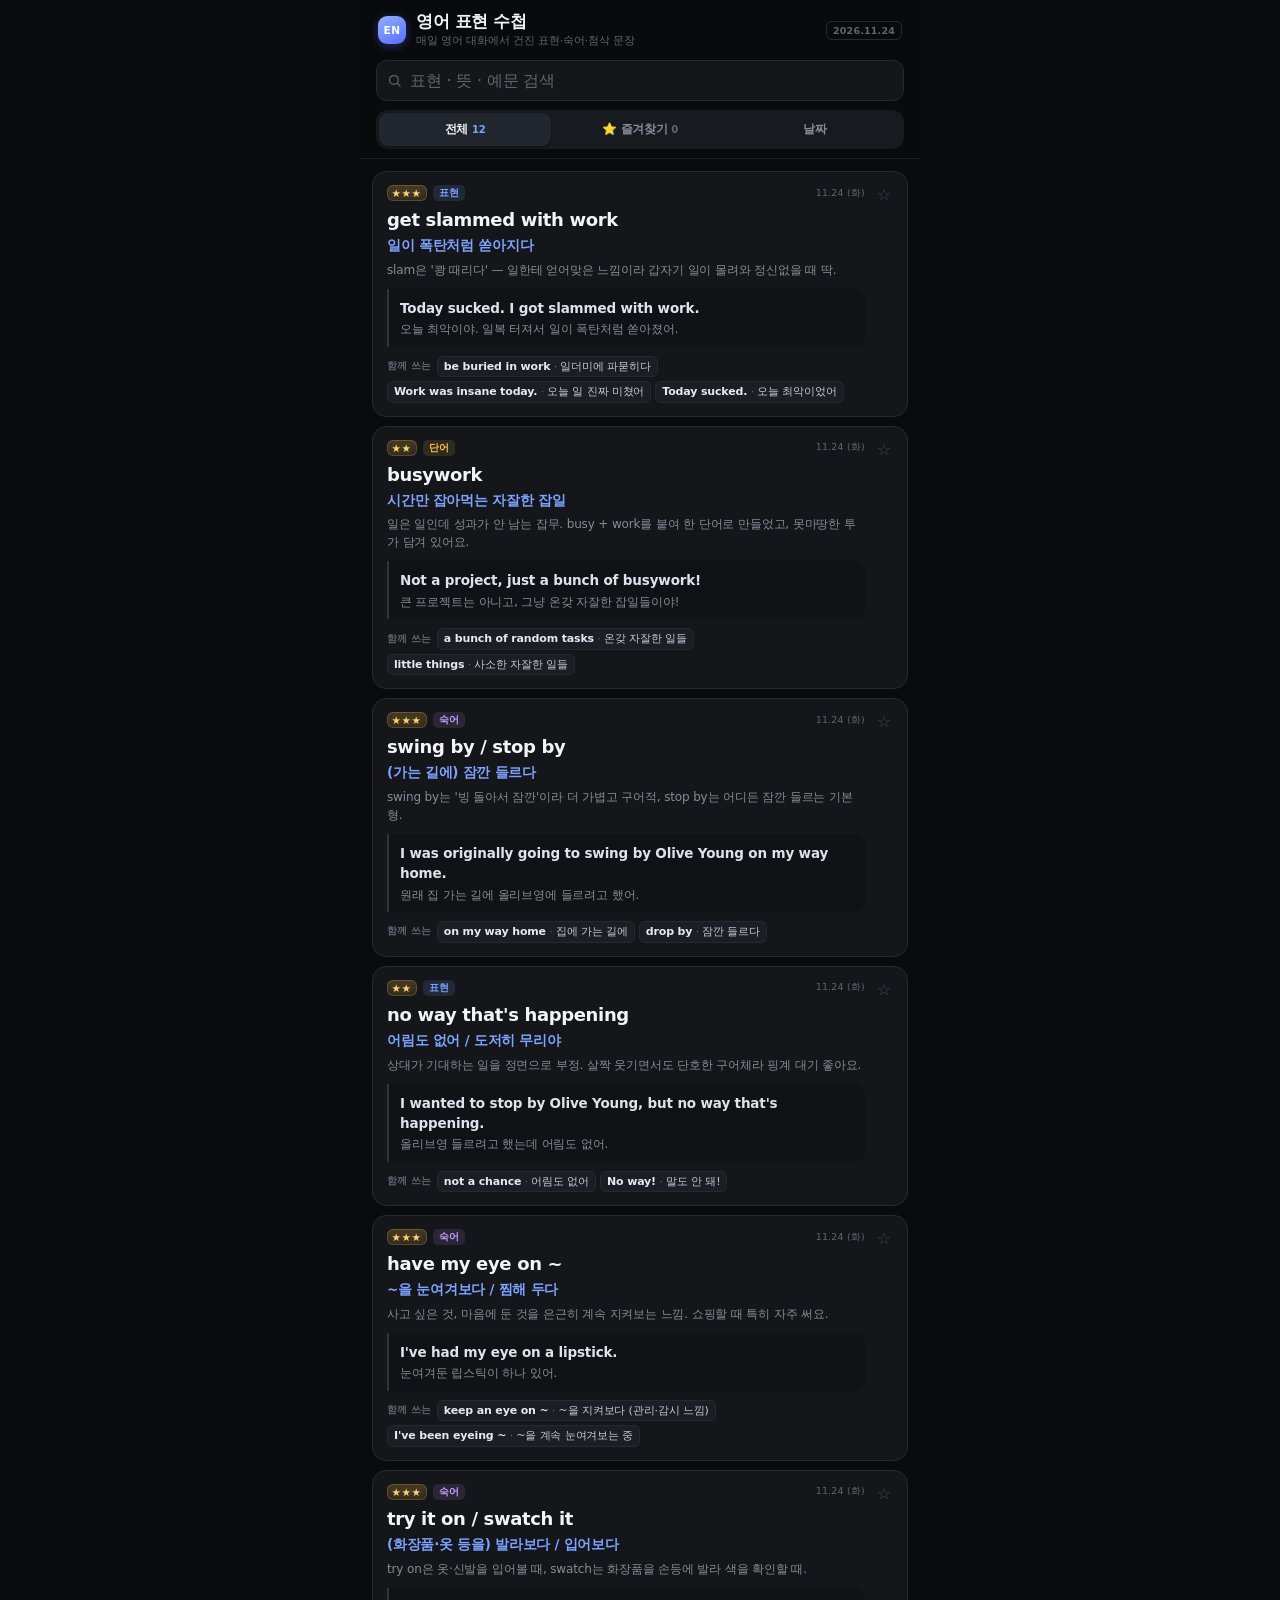
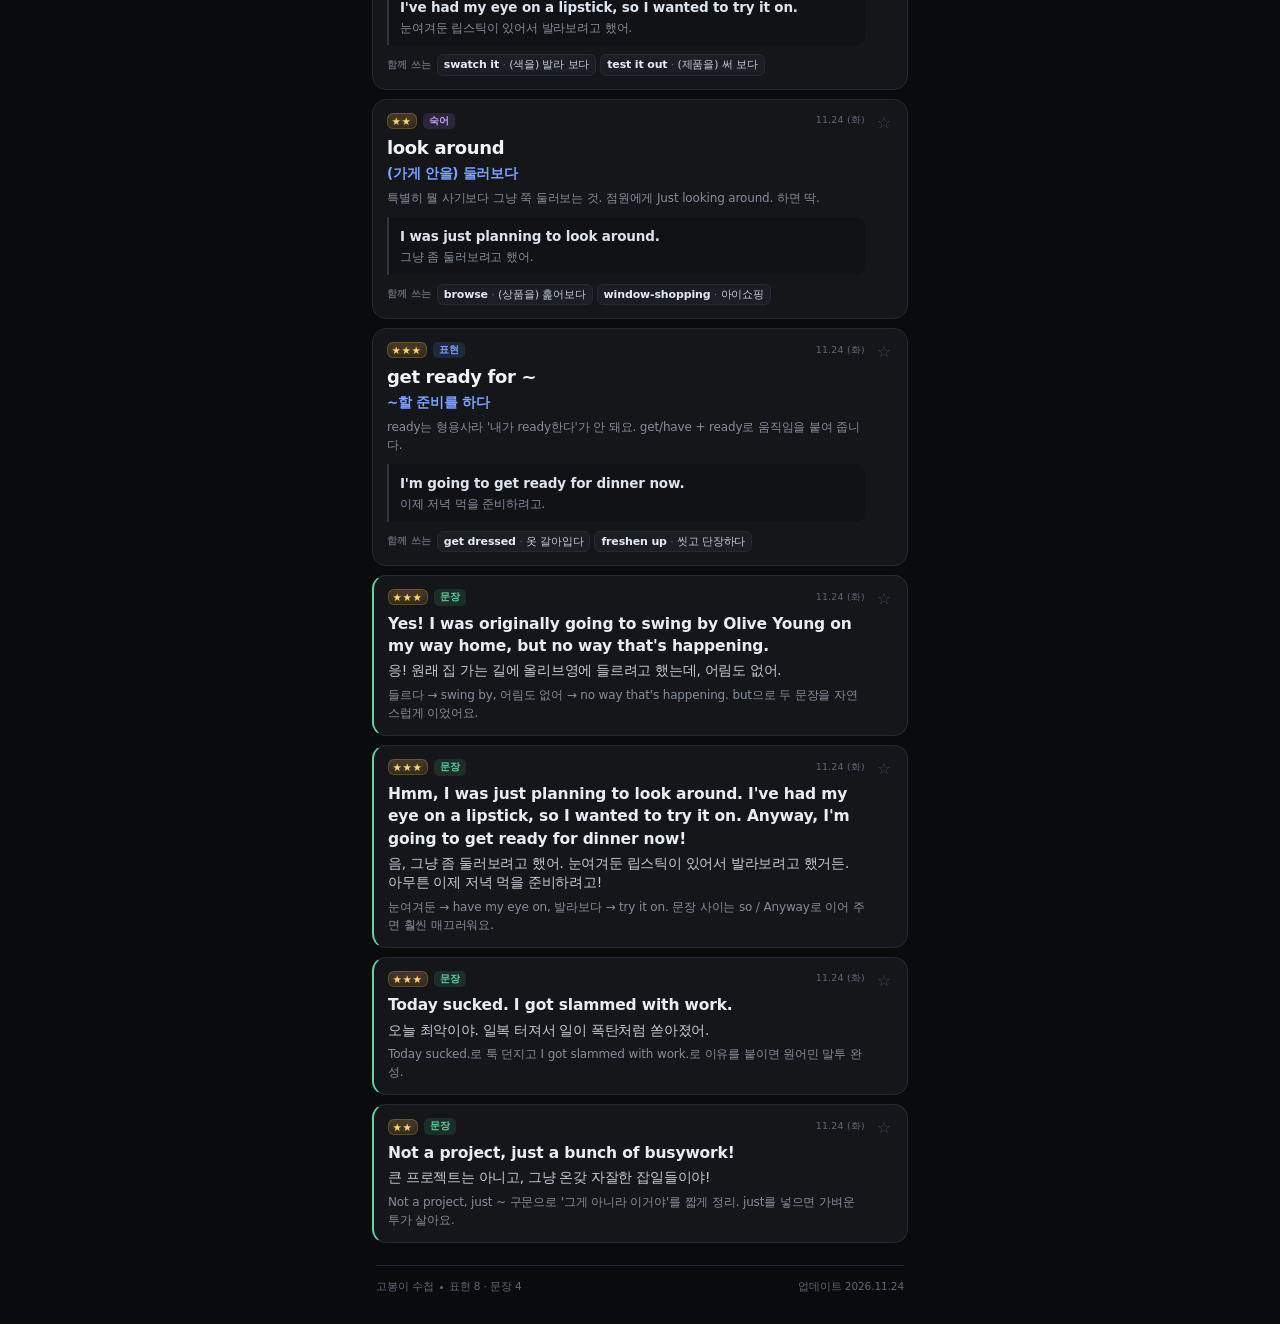
<file: index.html>
<!DOCTYPE html>
<html lang="ko">
<head>
<meta charset="utf-8">
<meta name="viewport" content="width=device-width, initial-scale=1, viewport-fit=cover">
<title>영어 표현 수첩</title>
<meta name="description" content="매일 영어 대화에서 건진 표현·숙어·첨삭 문장">
<meta name="theme-color" content="#0A0B0D">
<meta name="color-scheme" content="dark">
<!-- 단일 파일이라도 항상 최신으로 뜨도록 재검증 -->
<meta http-equiv="Cache-Control" content="no-cache, must-revalidate">
<meta http-equiv="Pragma" content="no-cache">
<meta http-equiv="Expires" content="0">
<meta name="format-detection" content="telephone=no">
<meta name="apple-mobile-web-app-capable" content="yes">
<meta name="mobile-web-app-capable" content="yes">
<meta name="apple-mobile-web-app-title" content="영어 표현 수첩">
<meta name="apple-mobile-web-app-status-bar-style" content="black-translucent">
<link rel="apple-touch-icon" href="icon-180.png">
<link rel="icon" type="image/png" href="icon-192.png">
<link rel="manifest" href="manifest.webmanifest">
<style>
*,*::before,*::after{box-sizing:border-box}
:root{
  --bg:#0A0B0D; --surface:#14161A; --surface2:#1B1E24; --surface3:#22262E;
  --line:#252932; --line2:#2F343E;
  --ink:#F2F4F8; --ink2:#C5CAD4; --muted:#858C99; --faint:#5F6672;
  --accent:#7DA2FF; --accent-soft:rgba(125,162,255,.13); --accent-line:rgba(125,162,255,.45);
  --gold:#FFC24B; --green:#5BD6A2; --green-soft:rgba(91,214,162,.12);
  --seg:#171A1F;
}
html{-webkit-text-size-adjust:100%}
html,body{margin:0;padding:0}
body{
  background:var(--bg); color:var(--ink);
  font-family:-apple-system,BlinkMacSystemFont,"Apple SD Gothic Neo","Pretendard","Noto Sans KR","Malgun Gothic",system-ui,sans-serif;
  -webkit-font-smoothing:antialiased;
  min-height:100vh; min-height:100dvh;
  overscroll-behavior-y:none;
}
button{font:inherit;color:inherit;background:none;border:0}
a{color:var(--accent)}

.app{max-width:560px;margin:0 auto;padding-bottom:calc(30px + env(safe-area-inset-bottom))}

/* ── 헤더 ─────────────────────────────── */
.top{
  position:sticky;top:0;z-index:20;
  padding:calc(13px + env(safe-area-inset-top)) 16px 9px;
  background:rgba(10,11,13,.94);
  -webkit-backdrop-filter:saturate(180%) blur(18px);
  backdrop-filter:saturate(180%) blur(18px);
  border-bottom:1px solid rgba(37,41,50,.7);
}
.brand{display:flex;align-items:center;gap:10px;margin:0 2px 12px}
.logo{
  flex:none;width:28px;height:28px;border-radius:9px;
  background:linear-gradient(150deg,#8FB0FF,#5A6DFF);
  color:#fff;font-size:10.5px;font-weight:800;letter-spacing:.04em;
  display:grid;place-items:center;
  box-shadow:0 2px 10px rgba(90,109,255,.35);
}
.brand h1{font-size:16.5px;font-weight:800;letter-spacing:-.4px;margin:0;line-height:1.15}
.brand .sub{font-size:10.5px;color:var(--faint);margin:2px 0 0;letter-spacing:-.1px}
.brand .built{margin-left:auto;font-size:9.5px;font-weight:700;color:var(--faint);
  letter-spacing:.02em;white-space:nowrap;font-variant-numeric:tabular-nums;
  border:1px solid var(--line);border-radius:6px;padding:3px 6px}

/* ── 검색 ─────────────────────────────── */
.search{position:relative;display:flex;align-items:center;margin:0 0 9px}
.search svg{position:absolute;left:11px;width:15px;height:15px;stroke:var(--faint);fill:none;
  stroke-width:2;stroke-linecap:round;pointer-events:none}
.search input{
  width:100%;appearance:none;border:1px solid var(--line);background:var(--surface);
  color:var(--ink);border-radius:11px;
  padding:10px 34px 10px 33px;font-size:16px;letter-spacing:-.2px;
  font-family:inherit;
}
.search input::placeholder{color:var(--faint)}
.search input:focus{outline:none;border-color:var(--line2);background:var(--surface2)}
.search input::-webkit-search-cancel-button{display:none}
.search .clear{
  position:absolute;right:6px;width:26px;height:26px;border-radius:50%;
  display:none;place-items:center;color:var(--muted);font-size:15px;line-height:1;cursor:pointer;
  -webkit-tap-highlight-color:transparent;
}
.search.has .clear{display:grid}
.search .clear:active{background:var(--surface3)}

/* ── 탭 ───────────────────────────────── */
.tabs{display:flex;gap:3px;background:var(--seg);border-radius:12px;padding:3px}
.tabs button{
  flex:1 1 0;min-width:0;font-size:12px;font-weight:700;color:var(--muted);
  letter-spacing:-.3px;padding:8px 2px;border-radius:9px;cursor:pointer;
  display:flex;align-items:center;justify-content:center;gap:4px;white-space:nowrap;
  transition:background .16s ease,color .16s ease;
  -webkit-tap-highlight-color:transparent;
}
.tabs button .cnt{font-size:10px;font-weight:800;color:var(--faint);font-variant-numeric:tabular-nums}
.tabs button[aria-selected="true"]{background:var(--surface3);color:var(--ink);box-shadow:0 1px 2px rgba(0,0,0,.4)}
.tabs button[aria-selected="true"] .cnt{color:var(--accent)}

/* ── 요약 / 날짜 스트립 ──────────────── */
.dates{
  display:none;gap:6px;overflow-x:auto;padding:9px 1px 1px;
  -webkit-overflow-scrolling:touch;scrollbar-width:none;
}
.dates::-webkit-scrollbar{display:none}
.dates.on{display:flex}
.dates button{
  flex:none;font-size:11.5px;font-weight:700;color:var(--ink2);
  border:1px solid var(--line);background:var(--surface);border-radius:8px;
  padding:5px 9px;cursor:pointer;-webkit-tap-highlight-color:transparent;
  font-variant-numeric:tabular-nums;letter-spacing:-.1px;
}
.dates button[aria-pressed="true"]{background:var(--accent-soft);border-color:var(--accent-line);color:var(--accent)}

/* ── 목록 ─────────────────────────────── */
.list{padding:12px 12px 0}
.dayhead{
  display:flex;align-items:baseline;gap:7px;
  padding:14px 4px 8px;
}
.dayhead:first-child{padding-top:4px}
.dayhead .d{font-size:12.5px;font-weight:800;letter-spacing:-.2px;color:var(--ink2);
  font-variant-numeric:tabular-nums}
.dayhead .l{font-size:11px;color:var(--faint);letter-spacing:-.15px;overflow:hidden;
  text-overflow:ellipsis;white-space:nowrap}
.dayhead .n{margin-left:auto;font-size:10.5px;font-weight:700;color:var(--faint);
  font-variant-numeric:tabular-nums;flex:none}

.card{
  position:relative;background:var(--surface);
  border:1px solid var(--line);border-radius:14px;
  padding:13px 42px 13px 14px;margin-bottom:9px;
  cursor:pointer;-webkit-tap-highlight-color:transparent;
  transition:border-color .16s ease,background .16s ease;
}
.card + .card{margin-top:0}
.card:active{background:var(--surface2)}
.card.open{border-color:var(--line2);background:var(--surface2)}
.card.sent{border-left:2px solid var(--green);border-radius:14px}
@media (hover:hover){.card:hover{border-color:var(--line2)}}

.card .row1{display:flex;align-items:center;gap:6px;margin-bottom:7px}
/* 중요도 별 (데이터 고정값) — 카드 왼쪽, 금색 알갱이. 오른쪽 ☆ 즐겨찾기 토글과 구분 */
.card .imp{
  flex:none;display:inline-flex;align-items:center;
  font-size:10.5px;line-height:1;font-weight:700;
  letter-spacing:.06em;
  color:#FFD470;
  padding:3px 5px 2.5px 4.5px;border-radius:6px;
  background:linear-gradient(180deg,rgba(255,194,75,.20),rgba(255,194,75,.10));
  box-shadow:inset 0 0 0 1px rgba(255,194,75,.22);
  text-shadow:0 0 7px rgba(255,194,75,.30);
  font-variant-numeric:tabular-nums;
}
.card .imp.i1{color:#E2CE9C;background:rgba(255,194,75,.09);box-shadow:inset 0 0 0 1px rgba(255,194,75,.14)}
.badge{
  font-size:9.5px;font-weight:800;letter-spacing:.01em;line-height:1.5;
  padding:1px 6px;border-radius:5px;
  background:var(--accent-soft);color:var(--accent);
}
.badge.voca{background:rgba(255,194,75,.12);color:var(--gold)}
.badge.idiom{background:rgba(190,148,255,.13);color:#C6A2FF}
.badge.sent{background:var(--green-soft);color:var(--green)}
.card .meta{margin-left:auto;font-size:9.5px;color:var(--faint);font-variant-numeric:tabular-nums;
  letter-spacing:.02em}
.card .chev{display:none}

.card h2{
  margin:0;font-size:18px;line-height:1.32;font-weight:750;letter-spacing:-.35px;
  color:var(--ink);word-break:break-word;
}
.card.sent h2{font-size:15.5px;line-height:1.45;font-weight:650;letter-spacing:-.15px;color:#E8ECF3}
.card .ko{margin:4px 0 0;font-size:13.5px;line-height:1.4;font-weight:600;color:var(--accent);letter-spacing:-.25px}
.card.sent .ko{color:var(--ink2);font-weight:500}
.card .nuance{margin:6px 0 0;font-size:12px;line-height:1.5;color:var(--muted);letter-spacing:-.15px}

.ex{
  margin:10px 0 0;padding:9px 10px 9px 11px;
  background:#101216;border-left:2px solid var(--line2);border-radius:0 9px 9px 0;
}
.card.open .ex{border-left-color:var(--accent-line);background:#11141A}
.ex p{margin:0}
.ex .en{font-size:13.5px;line-height:1.5;font-weight:600;color:#DDE3ED;letter-spacing:-.15px}
.ex .tr{font-size:11.5px;line-height:1.45;color:var(--muted);margin-top:3px;letter-spacing:-.1px}
.card.sent .ex{background:transparent;border-left:0;padding:0;margin-top:9px}
.card.sent .ex .en{display:none}

.also{margin:9px 0 0;display:flex;flex-wrap:wrap;gap:4px;align-items:center}
.also .lb{font-size:9.5px;font-weight:700;color:var(--faint);letter-spacing:.01em;margin-right:2px}
.chip{
  font-size:11px;line-height:1.4;color:var(--ink2);
  background:var(--surface2);border:1px solid var(--line);border-radius:6px;
  padding:2px 6px;letter-spacing:-.15px;
}
.card.open .chip{background:var(--surface3)}
.chip b{font-weight:700;color:#E4E9F2}
.chip span{color:var(--faint)}

.more{display:none;margin-top:10px;padding-top:10px;border-top:1px dashed var(--line2)}
.card.open .more{display:block}
.more p{margin:0;font-size:11.5px;line-height:1.55;color:var(--ink2);letter-spacing:-.12px}
.more p + p{margin-top:7px}
.more .k{display:block;font-size:9.5px;font-weight:800;letter-spacing:.02em;color:var(--faint);margin-bottom:2px}
.more .mine{color:var(--muted);font-style:italic}
.more .mine b{font-style:normal;color:var(--ink2);font-weight:600}

.star{
  position:absolute;top:5px;right:5px;width:36px;height:36px;padding:0;
  display:grid;place-items:center;border-radius:10px;cursor:pointer;
  font-size:16px;line-height:1;color:#3E4450;
  transition:color .15s ease,transform .12s ease;
  -webkit-tap-highlight-color:transparent;
}
.star:active{transform:scale(.85)}
.star.on{color:var(--gold)}
@media (hover:hover){.star:hover{color:#8C7A4A}.star.on:hover{color:var(--gold)}}

/* 검색어 하이라이트 */
mark{background:rgba(255,194,75,.22);color:#FFE0A3;border-radius:3px;padding:0 1px}

/* ── 빈 상태 / 푸터 ───────────────────── */
.empty{display:none;padding:52px 26px;text-align:center;color:var(--muted)}
.empty.on{display:block}
.empty .em{font-size:26px;line-height:1;margin-bottom:10px}
.empty p{margin:0;font-size:12.5px;line-height:1.6;letter-spacing:-.2px}
.empty b{color:var(--ink2)}

.foot{
  margin:22px 16px 0;padding-top:14px;border-top:1px solid var(--line);
  display:flex;align-items:center;gap:6px;
  font-size:10.5px;color:var(--faint);letter-spacing:-.1px;
}
.foot .dot{width:3px;height:3px;border-radius:2px;background:var(--faint)}
.foot .r{margin-left:auto;font-variant-numeric:tabular-nums}

@media (max-width:360px){
  .card h2{font-size:17px}
  .card.sent h2{font-size:14.5px}
  .tabs button{font-size:11px;gap:2px}
}
@media (prefers-reduced-motion:reduce){
  *{transition-duration:.01ms !important}
}

</style>
</head>
<body>
<div class="app">

  <header class="top">
    <div class="brand">
      <div class="logo">EN</div>
      <div>
        <h1>영어 표현 수첩</h1>
        <p class="sub">매일 영어 대화에서 건진 표현·숙어·첨삭 문장</p>
      </div>
      <span class="built" id="built"></span>
    </div>

    <div class="search" id="searchWrap">
      <svg viewBox="0 0 24 24" aria-hidden="true"><circle cx="11" cy="11" r="7"></circle><line x1="16.5" y1="16.5" x2="21" y2="21"></line></svg>
      <input id="q" type="search" placeholder="표현 · 뜻 · 예문 검색" autocomplete="off" autocorrect="off" autocapitalize="off" spellcheck="false" aria-label="검색">
      <button class="clear" id="clear" type="button" aria-label="검색어 지우기">✕</button>
    </div>

    <div class="tabs" id="tabs" role="tablist">
      <button type="button" data-tab="all" role="tab" aria-selected="true">전체 <span class="cnt">0</span></button>
      <button type="button" data-tab="star" role="tab" aria-selected="false">⭐ 즐겨찾기 <span class="cnt">0</span></button>
      <button type="button" data-tab="date" role="tab" aria-selected="false">날짜</button>
    </div>

    <div class="dates" id="dates"></div>
  </header>

  <main class="list" id="list"></main>

  <div class="empty" id="empty">
    <div class="em">📘</div>
    <p id="emptyTxt"></p>
  </div>

  <footer class="foot">
    <span>고봉이 수첩</span><span class="dot"></span><span id="footCount"></span>
    <span class="r">업데이트 2026.11.24</span>
  </footer>

</div>

<script type="application/json" id="data">{"title":"영어 표현 수첩","subtitle":"매일 영어 대화에서 건진 표현·숙어·첨삭 문장","owner":"송혜리","updated":"2026-11-24","sessions":[{"date":"2026-11-24","label":"퇴근길 잡담 — 일 터진 날","items":[{"kind":"표현","importance":3,"en":"get slammed with work","ko":"일이 폭탄처럼 쏟아지다","nuance":"slam은 '쾅 때리다' — 일한테 얻어맞은 느낌이라 갑자기 일이 몰려와 정신없을 때 딱.","example":{"en":"Today sucked. I got slammed with work.","ko":"오늘 최악이야. 일복 터져서 일이 폭탄처럼 쏟아졌어."},"also":[{"en":"be buried in work","ko":"일더미에 파묻히다"},{"en":"Work was insane today.","ko":"오늘 일 진짜 미쳤어"},{"en":"Today sucked.","ko":"오늘 최악이었어"}],"note":"get + slammed(수동)라서 '일 때문에 얻어맞았다'는 구어체 느낌. 격식 있는 자리에서는 I was swamped with work.도 좋아요."},{"kind":"단어","importance":2,"en":"busywork","ko":"시간만 잡아먹는 자잘한 잡일","nuance":"일은 일인데 성과가 안 남는 잡무. busy + work를 붙여 한 단어로 만들었고, 못마땅한 투가 담겨 있어요.","example":{"en":"Not a project, just a bunch of busywork!","ko":"큰 프로젝트는 아니고, 그냥 온갖 자잘한 잡일들이야!"},"also":[{"en":"a bunch of random tasks","ko":"온갖 자잘한 일들"},{"en":"little things","ko":"사소한 자잘한 일들"}],"note":"셀 수 없는 명사예요. a busywork ✗ / a bunch of busywork ✓."},{"kind":"숙어","importance":3,"en":"swing by / stop by","ko":"(가는 길에) 잠깐 들르다","nuance":"swing by는 '빙 돌아서 잠깐'이라 더 가볍고 구어적, stop by는 어디든 잠깐 들르는 기본형.","example":{"en":"I was originally going to swing by Olive Young on my way home.","ko":"원래 집 가는 길에 올리브영에 들르려고 했어."},"also":[{"en":"on my way home","ko":"집에 가는 길에"},{"en":"drop by","ko":"잠깐 들르다"}],"note":"장소를 바로 붙여요 — swing by Olive Young. 목적어가 대명사면 swing by it처럼 뒤에."},{"kind":"표현","importance":2,"en":"no way that's happening","ko":"어림도 없어 / 도저히 무리야","nuance":"상대가 기대하는 일을 정면으로 부정. 살짝 웃기면서도 단호한 구어체라 핑계 대기 좋아요.","example":{"en":"I wanted to stop by Olive Young, but no way that's happening.","ko":"올리브영 들르려고 했는데 어림도 없어."},"also":[{"en":"not a chance","ko":"어림도 없어"},{"en":"No way!","ko":"말도 안 돼!"}],"note":"that's = that is. 진행형이라 '그런 일이 일어나는 중이 아니다' → 지금 상황에선 절대 불가능하다는 뉘앙스."},{"kind":"숙어","importance":3,"en":"have my eye on ~","ko":"~을 눈여겨보다 / 찜해 두다","nuance":"사고 싶은 것, 마음에 둔 것을 은근히 계속 지켜보는 느낌. 쇼핑할 때 특히 자주 써요.","example":{"en":"I've had my eye on a lipstick.","ko":"눈여겨둔 립스틱이 하나 있어."},"also":[{"en":"keep an eye on ~","ko":"~을 지켜보다 (관리·감시 느낌)"},{"en":"I've been eyeing ~","ko":"~을 계속 눈여겨보는 중"}],"note":"현재완료 have had를 써서 '예전부터 쭉 눈여겨둔 상태'를 살려요."},{"kind":"숙어","importance":3,"en":"try it on / swatch it","ko":"(화장품·옷 등을) 발라보다 / 입어보다","nuance":"try on은 옷·신발을 입어볼 때, swatch는 화장품을 손등에 발라 색을 확인할 때.","example":{"en":"I've had my eye on a lipstick, so I wanted to try it on.","ko":"눈여겨둔 립스틱이 있어서 발라보려고 했어."},"also":[{"en":"swatch it","ko":"(색을) 발라 보다"},{"en":"test it out","ko":"(제품을) 써 보다"}],"note":"대명사는 반드시 사이에 — try it on ✓ / try on it ✗."},{"kind":"숙어","importance":2,"en":"look around","ko":"(가게 안을) 둘러보다","nuance":"특별히 뭘 사기보다 그냥 쭉 둘러보는 것. 점원에게 Just looking around. 하면 딱.","example":{"en":"I was just planning to look around.","ko":"그냥 좀 둘러보려고 했어."},"also":[{"en":"browse","ko":"(상품을) 훑어보다"},{"en":"window-shopping","ko":"아이쇼핑"}],"note":"혜리 님이 직접 쓴 표현 그대로 맞았어요 ✓"},{"kind":"표현","importance":3,"en":"get ready for ~","ko":"~할 준비를 하다","nuance":"ready는 형용사라 '내가 ready한다'가 안 돼요. get/have + ready로 움직임을 붙여 줍니다.","example":{"en":"I'm going to get ready for dinner now.","ko":"이제 저녁 먹을 준비하려고."},"also":[{"en":"get dressed","ko":"옷 갈아입다"},{"en":"freshen up","ko":"씻고 단장하다"}],"note":"원문 i will ready for dinner → get을 넣어 I'm going to get ready for dinner. 로 고쳤어요."},{"kind":"문장","importance":3,"en":"Yes! I was originally going to swing by Olive Young on my way home, but no way that's happening.","ko":"응! 원래 집 가는 길에 올리브영에 들르려고 했는데, 어림도 없어.","nuance":"들르다 → swing by, 어림도 없어 → no way that's happening. but으로 두 문장을 자연스럽게 이었어요.","mine":"yes. originally 집가는길에 올리브영 들르려고했는데 어림도없어"},{"kind":"문장","importance":3,"en":"Hmm, I was just planning to look around. I've had my eye on a lipstick, so I wanted to try it on. Anyway, I'm going to get ready for dinner now!","ko":"음, 그냥 좀 둘러보려고 했어. 눈여겨둔 립스틱이 있어서 발라보려고 했거든. 아무튼 이제 저녁 먹을 준비하려고!","nuance":"눈여겨둔 → have my eye on, 발라보다 → try it on. 문장 사이는 so / Anyway로 이어 주면 훨씬 매끄러워요.","mine":"mm i was planning to look around. 눈여겨둔 립스틱이있는데 그거 발라보려고, i will ready for dinner"},{"kind":"문장","importance":3,"en":"Today sucked. I got slammed with work.","ko":"오늘 최악이야. 일복 터져서 일이 폭탄처럼 쏟아졌어.","nuance":"Today sucked.로 툭 던지고 I got slammed with work.로 이유를 붙이면 원어민 말투 완성.","mine":"sucks...개미친 일복터진 날이었어"},{"kind":"문장","importance":2,"en":"Not a project, just a bunch of busywork!","ko":"큰 프로젝트는 아니고, 그냥 온갖 자잘한 잡일들이야!","nuance":"Not a project, just ~ 구문으로 '그게 아니라 이거야'를 짧게 정리. just를 넣으면 가벼운 투가 살아요.","mine":"not a project. just 잡일들!"}]}]}</script>
<script>
/* 영어 표현 수첩 — 앱 로직 */
(function () {
  'use strict';

  var DATA = JSON.parse(document.getElementById('data').textContent);
  var STORE_KEY = 'engnote:stars:v1';
  var WEEK = ['일', '월', '화', '수', '목', '금', '토'];

  /* ── 데이터 준비 ─────────────────────── */
  var ITEMS = [];
  DATA.sessions.forEach(function (s) {
    s.items.forEach(function (it, i) {
      ITEMS.push({
        id: s.date + '-' + String(i + 1).padStart(2, '0'),
        date: s.date,
        label: s.label || '',
        kind: it.kind || '표현',
        imp: Math.max(0, Math.min(3, Math.floor(Number(it.importance)) || 0)),
        en: it.en || '',
        ko: it.ko || '',
        nuance: it.nuance || '',
        exEn: (it.example && it.example.en) || '',
        exKo: (it.example && it.example.ko) || '',
        also: it.also || [],
        note: it.note || '',
        mine: it.mine || ''
      });
    });
  });
  ITEMS.sort(function (a, b) {
    if (a.date !== b.date) return a.date < b.date ? 1 : -1;
    return a.id < b.id ? -1 : 1;
  });

  var SESSION_LABEL = {};
  DATA.sessions.forEach(function (s) { SESSION_LABEL[s.date] = s.label || ''; });

  function loadStars() {
    try {
      var raw = localStorage.getItem(STORE_KEY);
      var arr = raw ? JSON.parse(raw) : [];
      return Array.isArray(arr) ? arr : [];
    } catch (e) { return []; }
  }
  function saveStars() {
    try { localStorage.setItem(STORE_KEY, JSON.stringify(stars)); } catch (e) {}
  }

  var stars = loadStars();
  var state = { tab: 'all', q: '', date: 'all', open: {} };

  /* ── DOM ─────────────────────────────── */
  var elList = document.getElementById('list');
  var elEmpty = document.getElementById('empty');
  var elEmptyTxt = document.getElementById('emptyTxt');
  var elTabs = document.getElementById('tabs');
  var elDates = document.getElementById('dates');
  var elSearch = document.getElementById('searchWrap');
  var elQ = document.getElementById('q');
  var elClear = document.getElementById('clear');
  var elFootCount = document.getElementById('footCount');
  var elBuilt = document.getElementById('built');

  var KIND_CLASS = { '표현': '', '단어': 'voca', '숙어': 'idiom', '문장': 'sent' };
  var IMP_LABEL = { 1: '가끔 쓰는 표현', 2: '자주 쓰는 표현', 3: '핵심 표현' };

  function esc(s) {
    return String(s).replace(/[&<>"']/g, function (c) {
      return { '&': '&amp;', '<': '&lt;', '>': '&gt;', '"': '&quot;', "'": '&#39;' }[c];
    });
  }
  function escRe(s) { return s.replace(/[.*+?^${}()|[\]\\]/g, '\\$&'); }

  function hl(text) {
    var safe = esc(text);
    if (!state.q) return safe;
    var re = new RegExp('(' + escRe(esc(state.q)) + ')', 'ig');
    return safe.replace(re, '<mark>$1</mark>');
  }

  function isStar(id) { return stars.indexOf(id) !== -1; }

  function dateLabel(d) {
    var p = d.split('-');
    var dt = new Date(+p[0], +p[1] - 1, +p[2]);
    var today = new Date();
    var sameYear = today.getFullYear() === +p[0];
    var head = sameYear ? (+p[1] + '.' + p[2]) : (p[0] + '.' + p[1] + '.' + p[2]);
    return head + ' (' + WEEK[dt.getDay()] + ')';
  }

  function hits(it) {
    var q = state.q.trim().toLowerCase();
    if (!q) return true;
    var hay = [it.en, it.ko, it.nuance, it.exEn, it.exKo, it.note].join(' ');
    it.also.forEach(function (a) { hay += ' ' + a.en + ' ' + a.ko; });
    return hay.toLowerCase().indexOf(q) !== -1;
  }

  function visible() {
    return ITEMS.filter(function (it) {
      if (state.tab === 'star' && !isStar(it.id)) return false;
      if (state.tab === 'date' && state.date !== 'all' && it.date !== state.date) return false;
      return hits(it);
    });
  }

  /* ── 카드 ─────────────────────────────── */
  function card(it) {
    var kind = it.kind;
    var isSent = kind === '문장';
    var cls = 'card' + (isSent ? ' sent' : '') + (state.open[it.id] ? ' open' : '');
    var h = '<article class="' + cls + '" data-id="' + it.id + '" role="button" tabindex="0" aria-expanded="' + (state.open[it.id] ? 'true' : 'false') + '">';

    h += '<button class="star' + (isStar(it.id) ? ' on' : '') + '" data-star="' + it.id + '" aria-pressed="' + (isStar(it.id) ? 'true' : 'false') + '" aria-label="중요 표시">' + (isStar(it.id) ? '★' : '☆') + '</button>';

    h += '<div class="row1">';
    if (it.imp) {
      var impStars = new Array(it.imp + 1).join('★');
      h += '<span class="imp i' + it.imp + '" role="img" aria-label="중요도 ' + it.imp + '단계 · ' + IMP_LABEL[it.imp] + '" title="중요도 ' + it.imp + '/3 · ' + IMP_LABEL[it.imp] + '">' + impStars + '</span>';
    }
    h += '<span class="badge ' + (KIND_CLASS[kind] || '') + '">' + esc(kind) + '</span><span class="meta">' + dateLabel(it.date) + '</span></div>';
    h += '<h2>' + hl(it.en) + '</h2>';
    h += '<p class="ko">' + hl(it.ko) + '</p>';
    if (it.nuance) h += '<p class="nuance">' + hl(it.nuance) + '</p>';

    if (it.exEn || it.exKo) {
      h += '<div class="ex">';
      if (it.exEn) h += '<p class="en">' + hl(it.exEn) + '</p>';
      if (it.exKo) h += '<p class="tr">' + hl(it.exKo) + '</p>';
      h += '</div>';
    }

    if (it.also.length) {
      h += '<div class="also"><span class="lb">함께 쓰는</span>';
      it.also.forEach(function (a) {
        h += '<span class="chip"><b>' + hl(a.en) + '</b>';
        if (a.ko) h += ' <span>·</span> ' + hl(a.ko);
        h += '</span>';
      });
      h += '</div>';
    }

    if (it.note || it.mine) {
      h += '<div class="more">';
      if (it.note) h += '<p><span class="k">메모</span>' + hl(it.note) + '</p>';
      if (it.mine) h += '<p><span class="k">내가 쓴 문장 → 첨삭</span><span class="mine">' + hl(it.mine) + '</span></p>';
      h += '</div>';
    }

    h += '</article>';
    return h;
  }

  /* ── 렌더 ─────────────────────────────── */
  function render() {
    var list = visible();
    var out = '';

    if (!list.length) {
      elList.innerHTML = '';
      elEmpty.classList.add('on');
      if (state.q.trim()) {
        elEmptyTxt.innerHTML = '<b>' + esc(state.q.trim()) + '</b> 검색 결과가 없어요.<br>다른 표현으로 찾아보세요.';
      } else if (state.tab === 'star') {
        elEmptyTxt.innerHTML = '아직 중요 표시한 표현이 없어요.<br>카드 오른쪽 <b>☆</b>를 눌러 모아 두세요.';
      } else {
        elEmptyTxt.innerHTML = '아직 담긴 표현이 없어요.';
      }
    } else {
      elEmpty.classList.remove('on');
      if (state.tab === 'date') {
        var last = null;
        list.forEach(function (it) {
          if (it.date !== last) {
            var n = list.filter(function (x) { return x.date === it.date; }).length;
            out += '<div class="dayhead"><span class="d">' + dateLabel(it.date) + '</span>' +
                   '<span class="l">' + esc(SESSION_LABEL[it.date] || '') + '</span>' +
                   '<span class="n">' + n + '개</span></div>';
            last = it.date;
          }
          out += card(it);
        });
      } else {
        list.forEach(function (it) { out += card(it); });
      }
      elList.innerHTML = out;
    }

    updateCounts();

    // 날짜 스트립
    var dates = [];
    ITEMS.forEach(function (it) { if (dates.indexOf(it.date) === -1) dates.push(it.date); });
    if (state.tab === 'date' && dates.length > 1) {
      elDates.classList.add('on');
      var dh = '<button data-date="all" aria-pressed="' + (state.date === 'all') + '">전체</button>';
      dates.forEach(function (d) {
        dh += '<button data-date="' + d + '" aria-pressed="' + (state.date === d) + '">' + dateLabel(d) + '</button>';
      });
      elDates.innerHTML = dh;
    } else {
      elDates.classList.remove('on');
      elDates.innerHTML = '';
    }

    // 검색창 상태
    elSearch.classList.toggle('has', !!state.q);

    // 푸터
    var exprs = ITEMS.filter(function (i) { return i.kind !== '문장'; }).length;
    var sents = ITEMS.filter(function (i) { return i.kind === '문장'; }).length;
    elFootCount.textContent = '표현 ' + exprs + ' · 문장 ' + sents;
    elBuilt.textContent = (DATA.updated || '').replace(/-/g, '.');
  }

  function updateCounts() {
    var cAll = elTabs.querySelector('[data-tab="all"] .cnt');
    var cStar = elTabs.querySelector('[data-tab="star"] .cnt');
    if (cAll) cAll.textContent = ITEMS.length;
    if (cStar) cStar.textContent = stars.length;
  }

  function setTab(tab) {
    state.tab = tab;
    if (tab !== 'date') state.date = 'all';
    Array.prototype.forEach.call(elTabs.querySelectorAll('button'), function (b) {
      b.setAttribute('aria-selected', b.dataset.tab === tab ? 'true' : 'false');
    });
    render();
  }

  /* ── 이벤트 ───────────────────────────── */
  elTabs.addEventListener('click', function (e) {
    var b = e.target.closest('button[data-tab]');
    if (b) setTab(b.dataset.tab);
  });

  elDates.addEventListener('click', function (e) {
    var b = e.target.closest('button[data-date]');
    if (!b) return;
    state.date = b.dataset.date;
    render();
  });

  elList.addEventListener('click', function (e) {
    var st = e.target.closest('[data-star]');
    if (st) {
      e.preventDefault();
      e.stopPropagation();
      var id = st.dataset.star;
      var i = stars.indexOf(id);
      if (i === -1) stars.push(id); else stars.splice(i, 1);
      saveStars();
      var on = i === -1;
      st.classList.toggle('on', on);
      st.setAttribute('aria-pressed', on ? 'true' : 'false');
      st.textContent = on ? '★' : '☆';
      updateCounts();
      if (state.tab === 'star') render();
      return;
    }
    var c = e.target.closest('.card');
    if (!c) return;
    toggleCard(c);
  });

  function toggleCard(c) {
    var cid = c.dataset.id;
    if (state.open[cid]) delete state.open[cid]; else state.open[cid] = true;
    var open = !!state.open[cid];
    c.classList.toggle('open', open);
    c.setAttribute('aria-expanded', open ? 'true' : 'false');
  }

  elList.addEventListener('keydown', function (e) {
    if (e.key !== 'Enter' && e.key !== ' ') return;
    var c = e.target.closest('.card');
    if (!c) return;
    e.preventDefault();
    toggleCard(c);
  });

  var t = null;
  elQ.addEventListener('input', function () {
    clearTimeout(t);
    var v = elQ.value;
    t = setTimeout(function () { state.q = v; render(); }, 90);
  });
  elQ.addEventListener('search', function () { state.q = elQ.value; render(); });

  elClear.addEventListener('click', function () {
    elQ.value = '';
    state.q = '';
    render();
    elQ.focus();
  });

  setTab('all');
})();

</script>
</body>
</html>
</file>
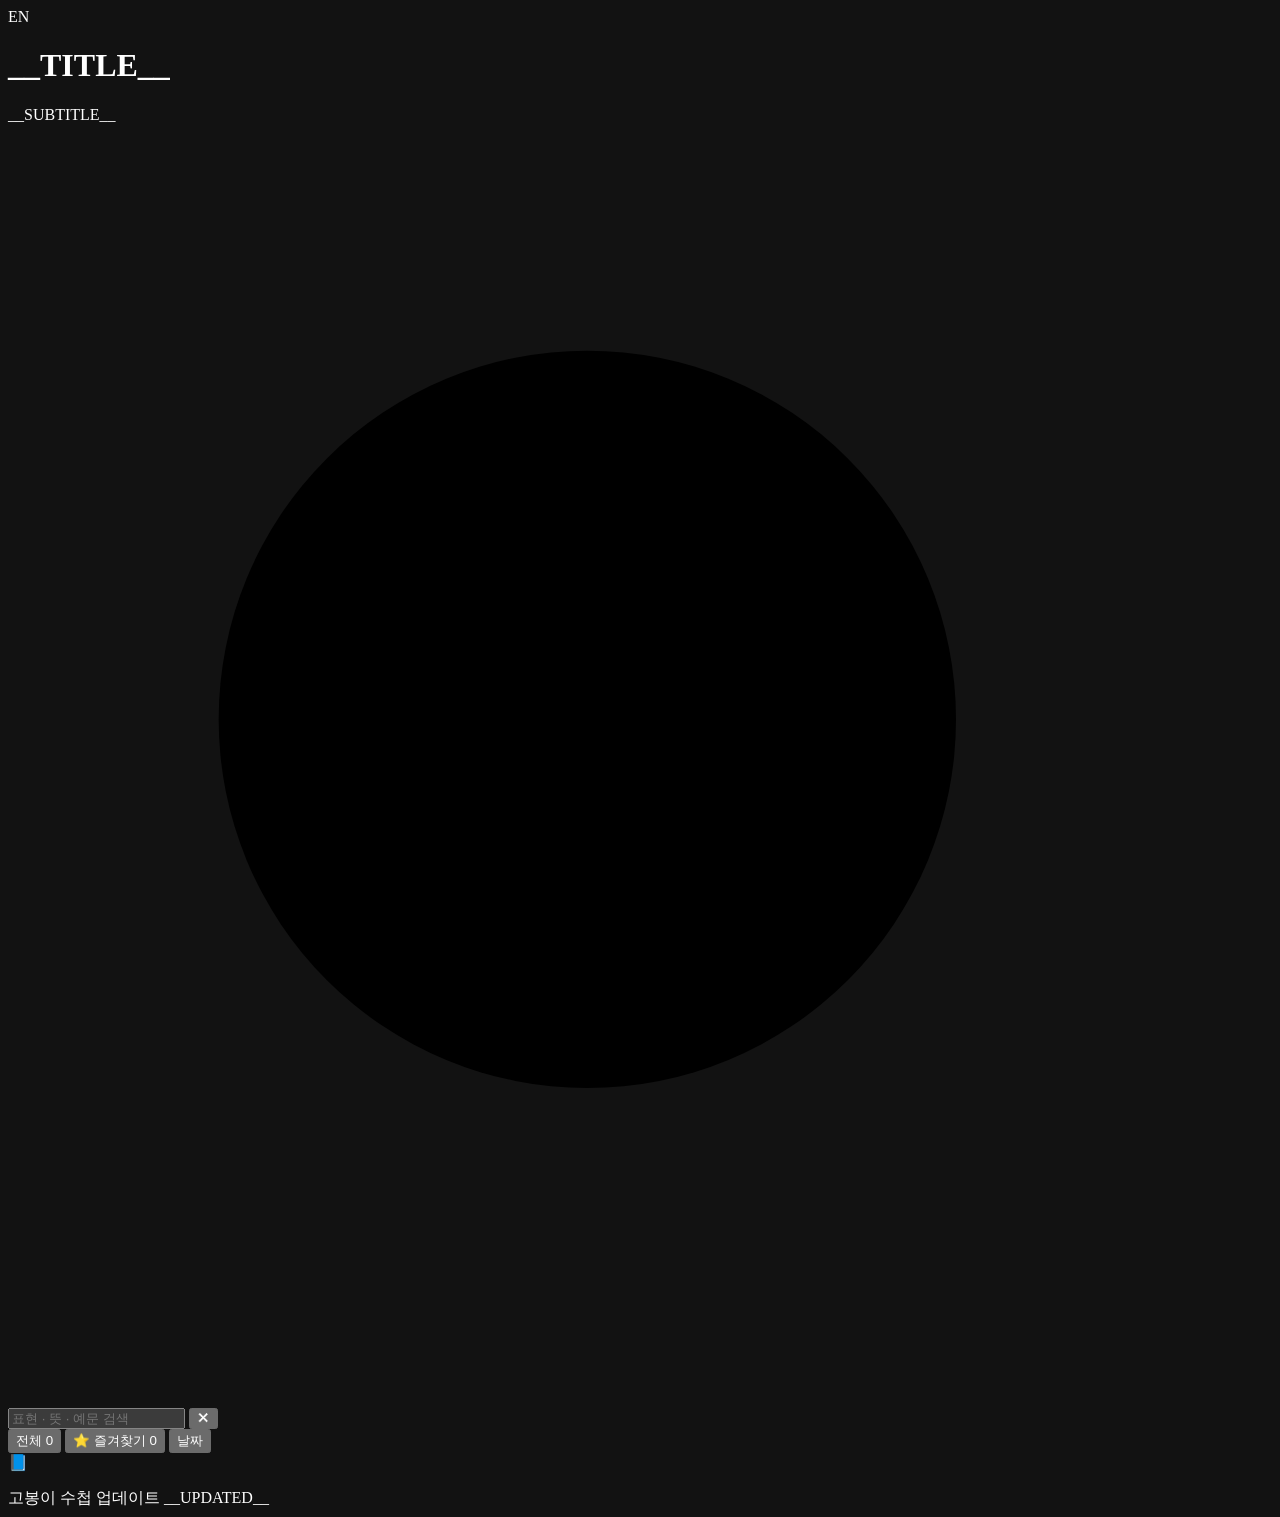
<file: src/template.html>
<!DOCTYPE html>
<html lang="ko">
<head>
<meta charset="utf-8">
<meta name="viewport" content="width=device-width, initial-scale=1, viewport-fit=cover">
<title>__TITLE__</title>
<meta name="description" content="__DESC__">
<meta name="theme-color" content="#0A0B0D">
<meta name="color-scheme" content="dark">
<!-- 단일 파일이라도 항상 최신으로 뜨도록 재검증 -->
<meta http-equiv="Cache-Control" content="no-cache, must-revalidate">
<meta http-equiv="Pragma" content="no-cache">
<meta http-equiv="Expires" content="0">
<meta name="format-detection" content="telephone=no">
<meta name="apple-mobile-web-app-capable" content="yes">
<meta name="mobile-web-app-capable" content="yes">
<meta name="apple-mobile-web-app-title" content="__TITLE__">
<meta name="apple-mobile-web-app-status-bar-style" content="black-translucent">
<link rel="apple-touch-icon" href="icon-180.png">
<link rel="icon" type="image/png" href="icon-192.png">
<link rel="manifest" href="manifest.webmanifest">
<style>
__CSS__
</style>
</head>
<body>
<div class="app">

  <header class="top">
    <div class="brand">
      <div class="logo">EN</div>
      <div>
        <h1>__TITLE__</h1>
        <p class="sub">__SUBTITLE__</p>
      </div>
      <span class="built" id="built"></span>
    </div>

    <div class="search" id="searchWrap">
      <svg viewBox="0 0 24 24" aria-hidden="true"><circle cx="11" cy="11" r="7"></circle><line x1="16.5" y1="16.5" x2="21" y2="21"></line></svg>
      <input id="q" type="search" placeholder="표현 · 뜻 · 예문 검색" autocomplete="off" autocorrect="off" autocapitalize="off" spellcheck="false" aria-label="검색">
      <button class="clear" id="clear" type="button" aria-label="검색어 지우기">✕</button>
    </div>

    <div class="tabs" id="tabs" role="tablist">
      <button type="button" data-tab="all" role="tab" aria-selected="true">전체 <span class="cnt">0</span></button>
      <button type="button" data-tab="star" role="tab" aria-selected="false">⭐ 즐겨찾기 <span class="cnt">0</span></button>
      <button type="button" data-tab="date" role="tab" aria-selected="false">날짜</button>
    </div>

    <div class="dates" id="dates"></div>
  </header>

  <main class="list" id="list"></main>

  <div class="empty" id="empty">
    <div class="em">📘</div>
    <p id="emptyTxt"></p>
  </div>

  <footer class="foot">
    <span>고봉이 수첩</span><span class="dot"></span><span id="footCount"></span>
    <span class="r">업데이트 __UPDATED__</span>
  </footer>

</div>

<script type="application/json" id="data">__DATA__</script>
<script>
__JS__
</script>
</body>
</html>
</file>
